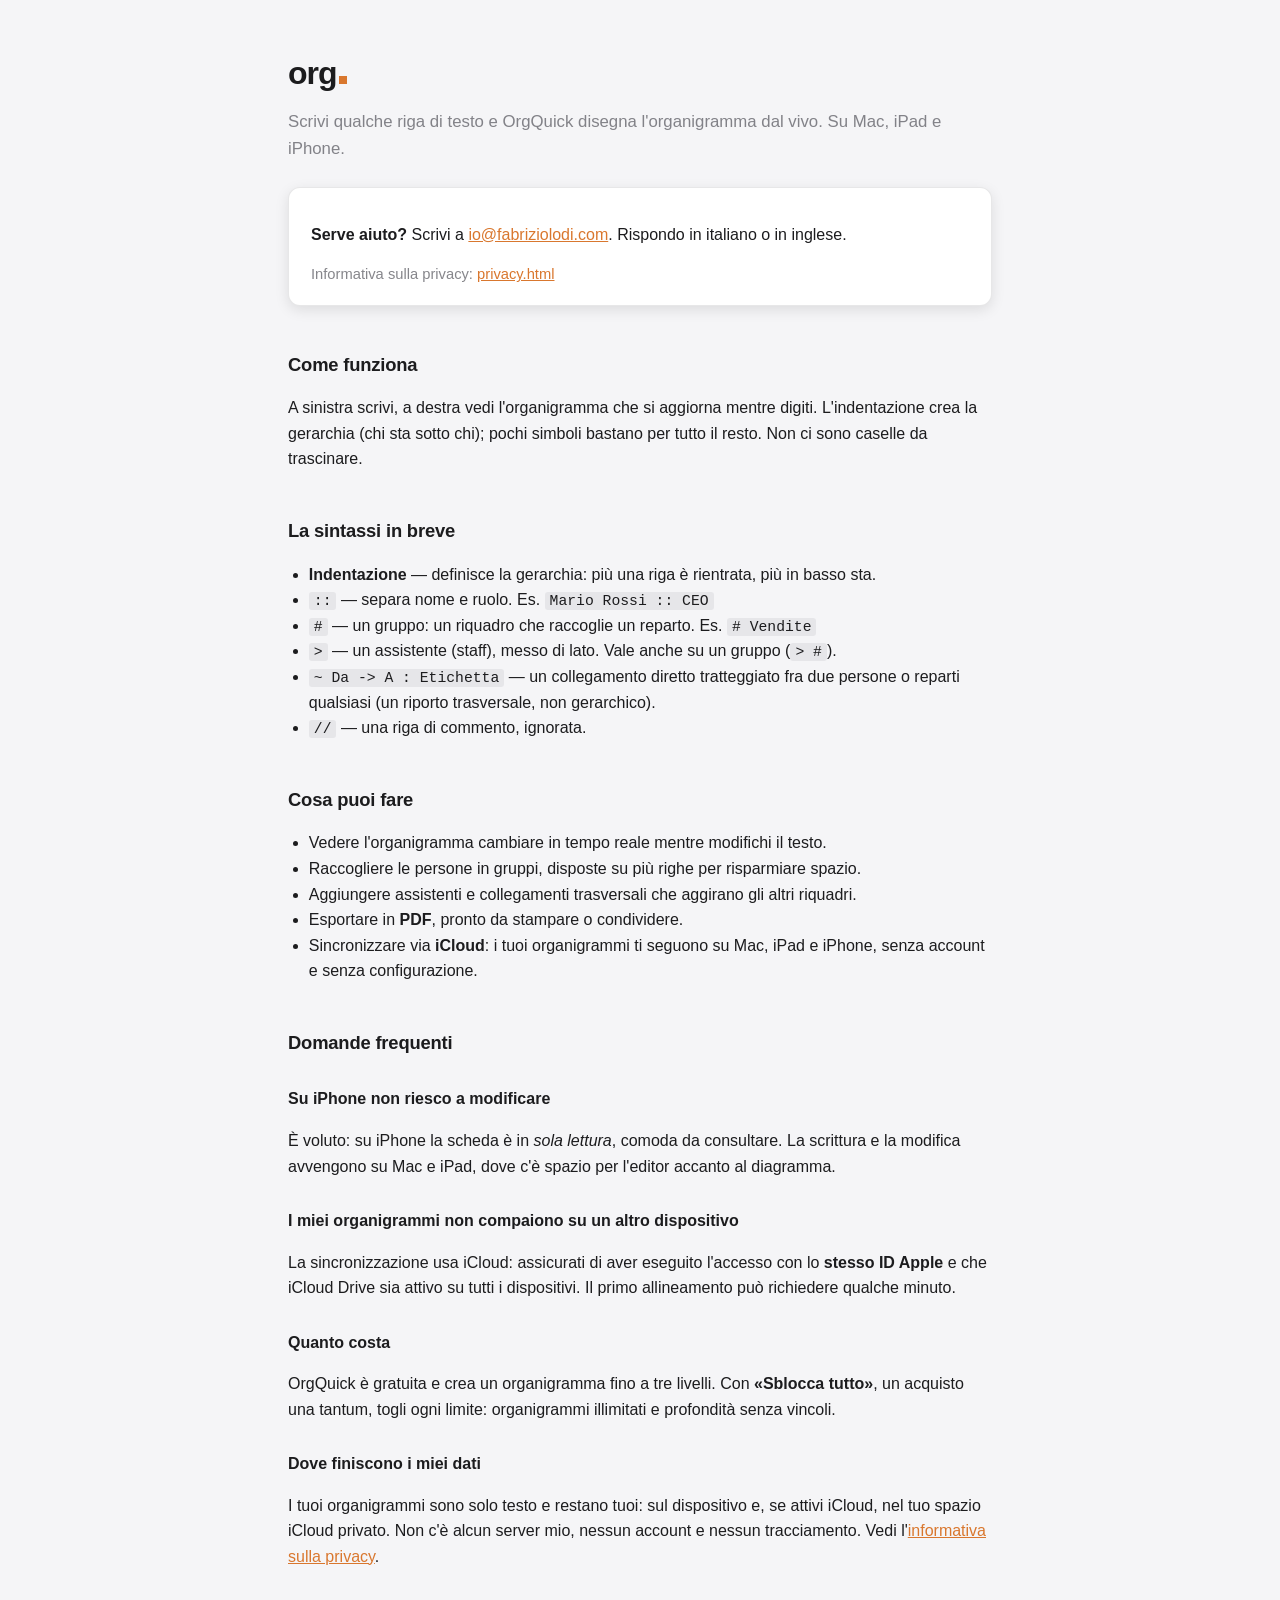
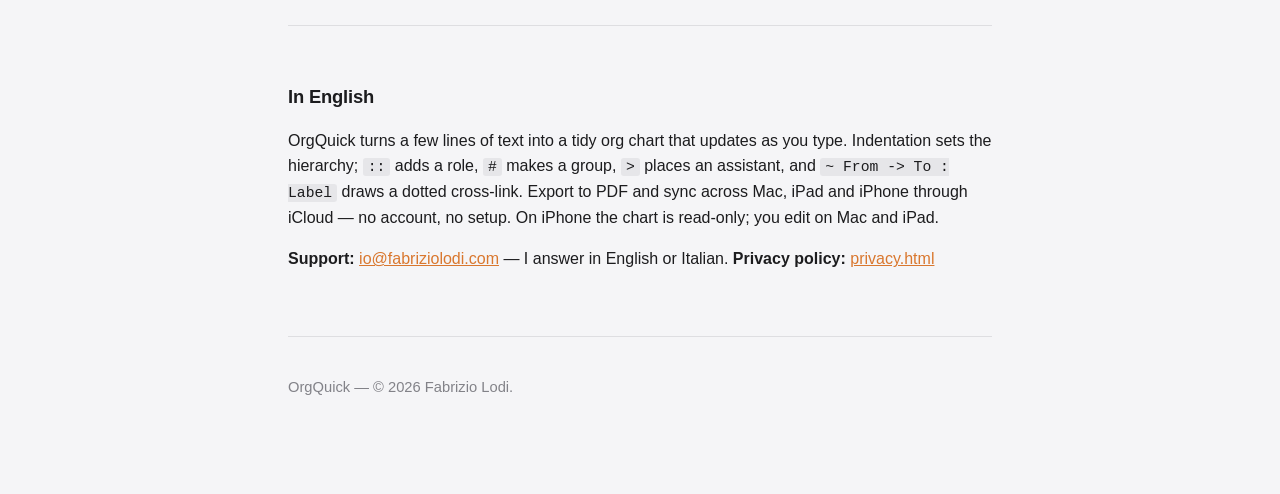
<file: index.html>
<!DOCTYPE html>
<html lang="it">
<head>
<meta charset="utf-8">
<meta name="viewport" content="width=device-width, initial-scale=1">
<title>OrgQuick — supporto</title>
<link rel="stylesheet" href="style.css">
</head>
<body>
<main>

  <h1 class="wordmark" aria-label="OrgQuick">org</h1>
  <p class="lead">Scrivi qualche riga di testo e OrgQuick disegna l'organigramma dal vivo. Su Mac, iPad e iPhone.</p>

  <div class="card">
    <p><strong>Serve aiuto?</strong> Scrivi a <a href="mailto:io@fabriziolodi.com">io@fabriziolodi.com</a>. Rispondo in italiano o in inglese.</p>
    <p class="muted last">Informativa sulla privacy: <a href="privacy.html">privacy.html</a></p>
  </div>

  <h2>Come funziona</h2>
  <p>A sinistra scrivi, a destra vedi l'organigramma che si aggiorna mentre
  digiti. L'indentazione crea la gerarchia (chi sta sotto chi); pochi simboli
  bastano per tutto il resto. Non ci sono caselle da trascinare.</p>

  <h2>La sintassi in breve</h2>
  <ul>
    <li><strong>Indentazione</strong> — definisce la gerarchia: più una riga è
        rientrata, più in basso sta.</li>
    <li><code>::</code> — separa nome e ruolo. Es. <code>Mario Rossi :: CEO</code></li>
    <li><code>#</code> — un gruppo: un riquadro che raccoglie un reparto.
        Es. <code># Vendite</code></li>
    <li><code>&gt;</code> — un assistente (staff), messo di lato. Vale anche su
        un gruppo (<code>&gt; #</code>).</li>
    <li><code>~ Da -&gt; A : Etichetta</code> — un collegamento diretto
        tratteggiato fra due persone o reparti qualsiasi (un riporto trasversale,
        non gerarchico).</li>
    <li><code>//</code> — una riga di commento, ignorata.</li>
  </ul>

  <h2>Cosa puoi fare</h2>
  <ul>
    <li>Vedere l'organigramma cambiare in tempo reale mentre modifichi il testo.</li>
    <li>Raccogliere le persone in gruppi, disposte su più righe per risparmiare spazio.</li>
    <li>Aggiungere assistenti e collegamenti trasversali che aggirano gli altri riquadri.</li>
    <li>Esportare in <strong>PDF</strong>, pronto da stampare o condividere.</li>
    <li>Sincronizzare via <strong>iCloud</strong>: i tuoi organigrammi ti seguono
        su Mac, iPad e iPhone, senza account e senza configurazione.</li>
  </ul>

  <h2>Domande frequenti</h2>

  <h3>Su iPhone non riesco a modificare</h3>
  <p>È voluto: su iPhone la scheda è in <em>sola lettura</em>, comoda da
  consultare. La scrittura e la modifica avvengono su Mac e iPad, dove c'è spazio
  per l'editor accanto al diagramma.</p>

  <h3>I miei organigrammi non compaiono su un altro dispositivo</h3>
  <p>La sincronizzazione usa iCloud: assicurati di aver eseguito l'accesso con lo
  <strong>stesso ID Apple</strong> e che iCloud Drive sia attivo su tutti i
  dispositivi. Il primo allineamento può richiedere qualche minuto.</p>

  <h3>Quanto costa</h3>
  <p>OrgQuick è gratuita e crea un organigramma fino a tre livelli. Con
  <strong>«Sblocca tutto»</strong>, un acquisto una tantum, togli ogni limite:
  organigrammi illimitati e profondità senza vincoli.</p>

  <h3>Dove finiscono i miei dati</h3>
  <p>I tuoi organigrammi sono solo testo e restano tuoi: sul dispositivo e, se
  attivi iCloud, nel tuo spazio iCloud privato. Non c'è alcun server mio, nessun
  account e nessun tracciamento. Vedi l'<a href="privacy.html">informativa sulla privacy</a>.</p>

  <hr>

  <h2 lang="en">In English</h2>
  <p lang="en">OrgQuick turns a few lines of text into a tidy org chart that
  updates as you type. Indentation sets the hierarchy; <code>::</code> adds a
  role, <code>#</code> makes a group, <code>&gt;</code> places an assistant, and
  <code>~ From -&gt; To : Label</code> draws a dotted cross-link. Export to PDF and
  sync across Mac, iPad and iPhone through iCloud — no account, no setup. On
  iPhone the chart is read-only; you edit on Mac and iPad.</p>
  <p lang="en"><strong>Support:</strong> <a href="mailto:io@fabriziolodi.com">io@fabriziolodi.com</a> —
  I answer in English or Italian. <strong>Privacy policy:</strong>
  <a href="privacy.html">privacy.html</a></p>

  <footer>
    <p class="muted">OrgQuick — © 2026 Fabrizio Lodi.</p>
  </footer>

</main>
</body>
</html>
</file>
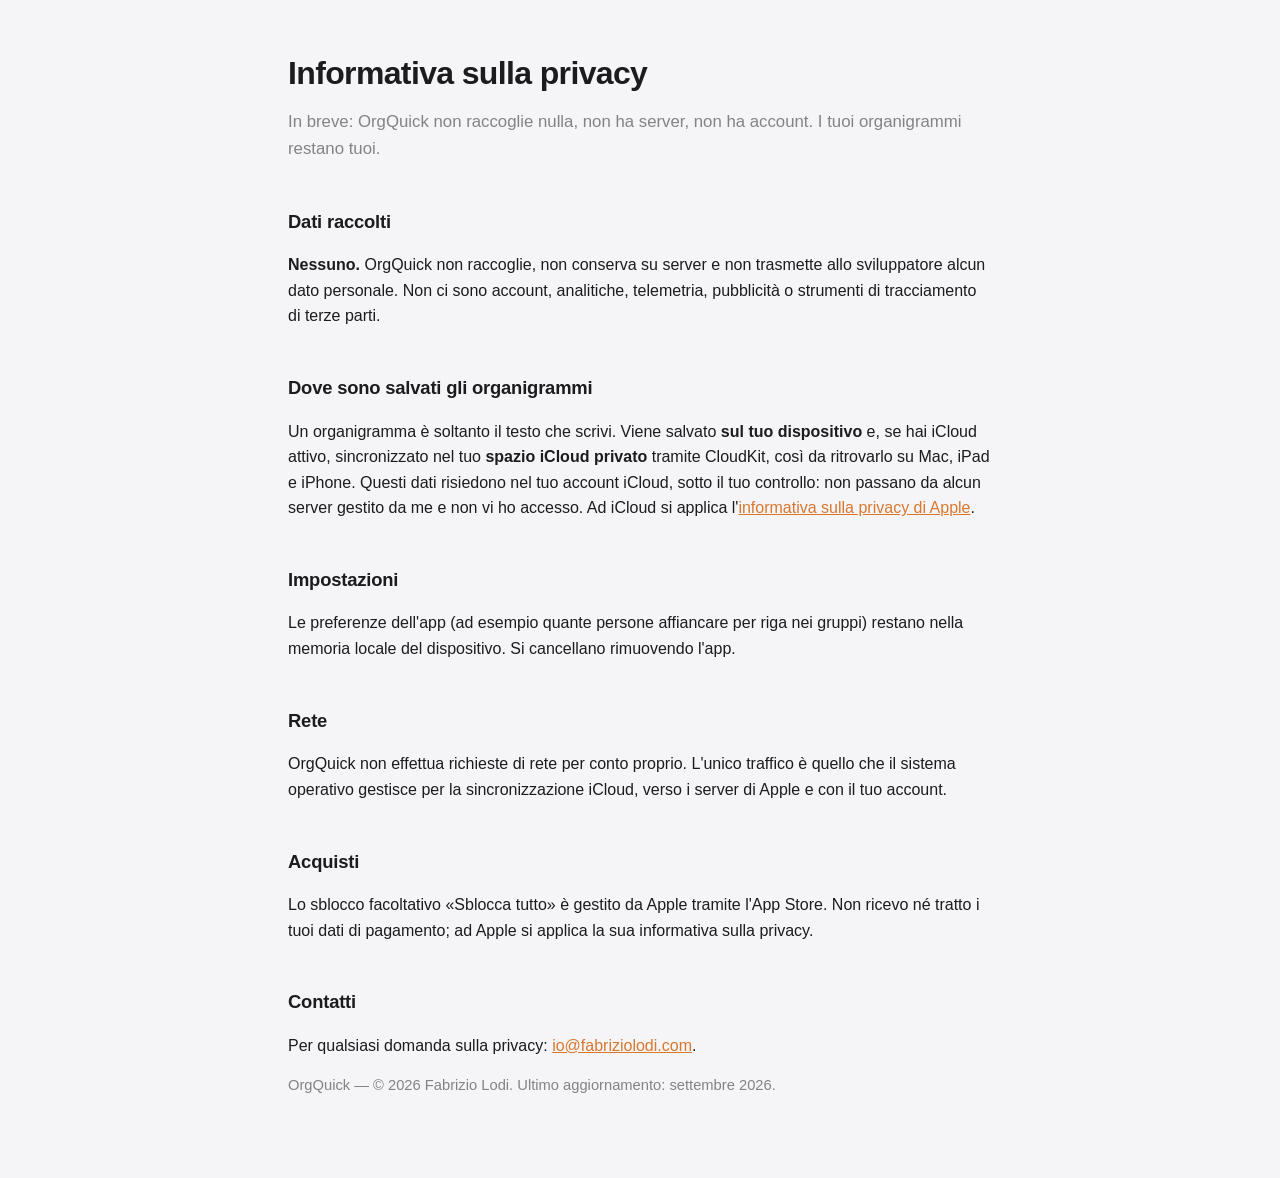
<file: privacy.html>
<!DOCTYPE html>
<html lang="it">
<head>
<meta charset="utf-8">
<meta name="viewport" content="width=device-width, initial-scale=1">
<title>OrgQuick — informativa sulla privacy</title>
<link rel="stylesheet" href="style.css">
</head>
<body>
<main>

  <h1>Informativa sulla privacy</h1>
  <p class="lead">In breve: OrgQuick non raccoglie nulla, non ha server, non ha account. I tuoi organigrammi restano tuoi.</p>

  <h2>Dati raccolti</h2>
  <p><strong>Nessuno.</strong> OrgQuick non raccoglie, non conserva su server e
  non trasmette allo sviluppatore alcun dato personale. Non ci sono account,
  analitiche, telemetria, pubblicità o strumenti di tracciamento di terze parti.</p>

  <h2>Dove sono salvati gli organigrammi</h2>
  <p>Un organigramma è soltanto il testo che scrivi. Viene salvato
  <strong>sul tuo dispositivo</strong> e, se hai iCloud attivo, sincronizzato nel
  tuo <strong>spazio iCloud privato</strong> tramite CloudKit, così da ritrovarlo
  su Mac, iPad e iPhone. Questi dati risiedono nel tuo account iCloud, sotto il
  tuo controllo: non passano da alcun server gestito da me e non vi ho accesso.
  Ad iCloud si applica l'<a href="https://www.apple.com/legal/privacy/">informativa
  sulla privacy di Apple</a>.</p>

  <h2>Impostazioni</h2>
  <p>Le preferenze dell'app (ad esempio quante persone affiancare per riga nei
  gruppi) restano nella memoria locale del dispositivo. Si cancellano rimuovendo
  l'app.</p>

  <h2>Rete</h2>
  <p>OrgQuick non effettua richieste di rete per conto proprio. L'unico traffico
  è quello che il sistema operativo gestisce per la sincronizzazione iCloud, verso
  i server di Apple e con il tuo account.</p>

  <h2>Acquisti</h2>
  <p>Lo sblocco facoltativo «Sblocca tutto» è gestito da Apple tramite l'App
  Store. Non ricevo né tratto i tuoi dati di pagamento; ad Apple si applica la sua
  informativa sulla privacy.</p>

  <h2>Contatti</h2>
  <p>Per qualsiasi domanda sulla privacy: <a href="mailto:io@fabriziolodi.com">io@fabriziolodi.com</a>.</p>

  <p class="muted last">OrgQuick — © 2026 Fabrizio Lodi. Ultimo aggiornamento: settembre 2026.</p>

</main>
</body>
</html>
</file>
<file: style.css>
/* Foglio di stile per le pagine di supporto e privacy di OrgQuick.
   Tenuto minimo di proposito: due pagine statiche su GitHub Pages,
   niente build, niente font esterni. */

:root {
  color-scheme: light dark;
  /* Quick design system: grigi di sistema Apple, un solo accento arancio. */
  --bg: #f5f5f7;
  --card: #fff;
  --text: #1c1c1e;
  --muted: rgba(60, 60, 67, .62);
  --line: rgba(60, 60, 67, .12);
  --fill: rgba(120, 120, 128, .12);
  --accent: #D9772E;
  --shadow: 0 4px 14px rgba(0, 0, 0, .10);
}

@media (prefers-color-scheme: dark) {
  :root {
    --bg: #151517;
    --card: #1e1e21;
    --text: #f2f2f7;
    --muted: rgba(235, 235, 245, .62);
    --line: rgba(235, 235, 245, .14);
    --fill: rgba(120, 120, 128, .24);
    --accent: #F08A3E;
    --shadow: 0 4px 14px rgba(0, 0, 0, .40);
  }
}

* { box-sizing: border-box; }

body {
  margin: 0;
  padding: 48px 20px 80px;
  background: var(--bg);
  color: var(--text);
  font: 16px/1.6 -apple-system, BlinkMacSystemFont, "IBM Plex Sans", "Segoe UI", sans-serif;
}

main { max-width: 44rem; margin: 0 auto; }

h1 { font-size: 2rem; font-weight: 600; letter-spacing: -0.02em; margin: 0 0 .3em; }
h2 { font-size: 1.15rem; font-weight: 600; letter-spacing: -0.01em; margin: 2.4em 0 .6em; }
h3 { font-size: 1rem; font-weight: 600; margin: 1.8em 0 .3em; }

/* Logotipo della famiglia: nome minuscolo + quadrato accento (¼ del corpo) sulla linea di base. */
.wordmark { font-weight: 700; letter-spacing: -0.03em; }
.wordmark::after {
  content: "";
  display: inline-block;
  width: .25em;
  height: .25em;
  margin-left: .08em;
  background: var(--accent);
}

.lead { color: var(--muted); font-size: 1.05rem; margin-top: 0; }
.muted { color: var(--muted); font-size: .92rem; }
.last { margin-bottom: 0; }

a { color: var(--accent); }

code {
  font: 0.92em ui-monospace, SFMono-Regular, "IBM Plex Mono", Menlo, monospace;
  background: var(--fill);
  padding: 1px 5px;
  border-radius: 3px;
}

.card {
  background: var(--card);
  border: 0.5px solid var(--line);
  box-shadow: var(--shadow);
  border-radius: 12px;
  padding: 18px 22px;
  margin: 1.5em 0;
}

ol, ul { padding-left: 1.3em; }

hr { border: 0; border-top: 1px solid var(--line); margin: 3.5em 0; }

footer { margin-top: 4em; padding-top: 1.5em; border-top: 1px solid var(--line); }
</file>
